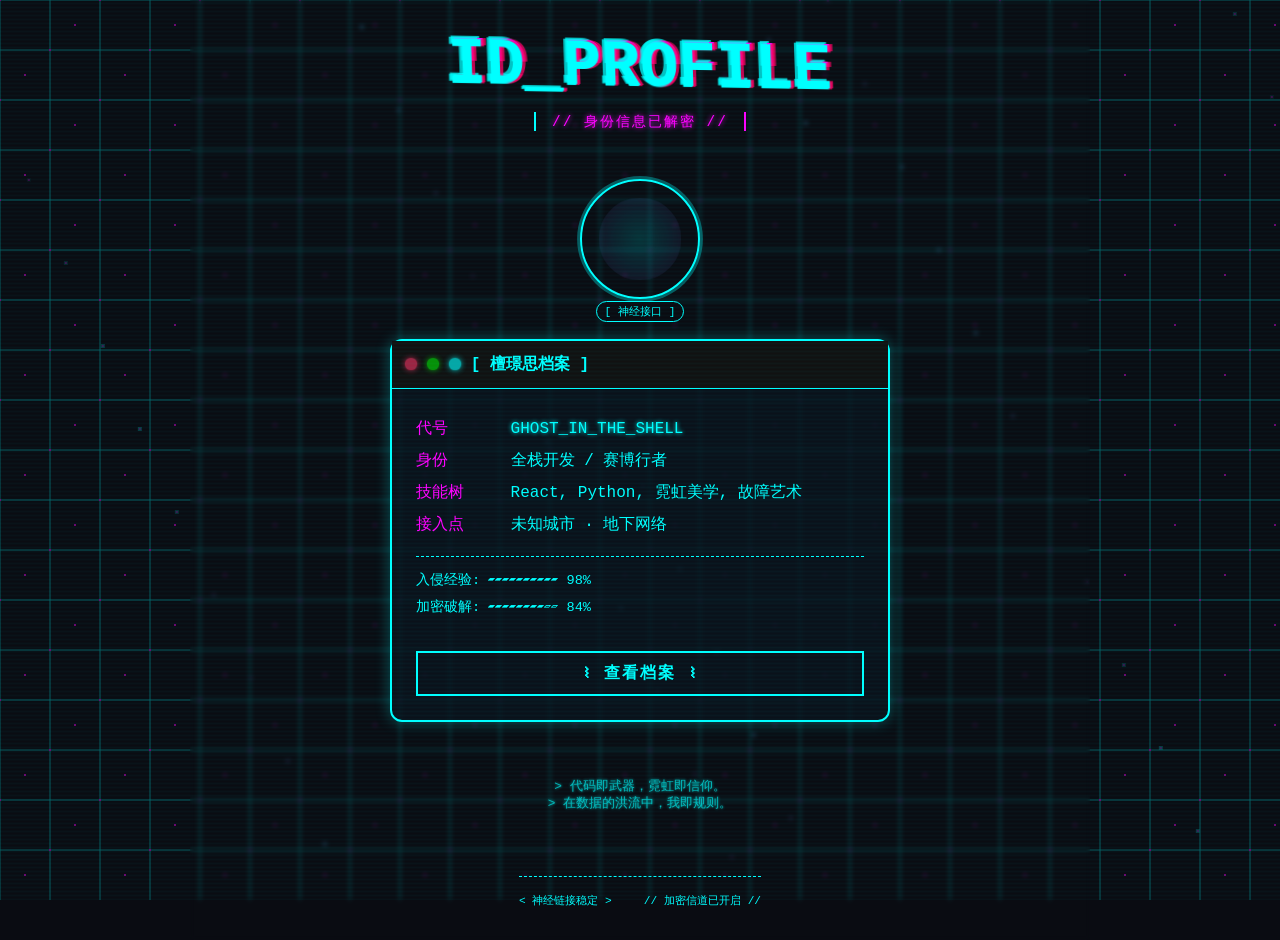
<file: index.html>
<!DOCTYPE html>
<html lang="zh-CN">
<head>
    <meta charset="UTF-8">
    <meta http-equiv="refresh" content="0; url=about.html">
    <title>跳转中...</title>
</head>
<body>
    如果未自动跳转，请点击 <a href="about.html">这里</a>
</body>
</html>
</file>
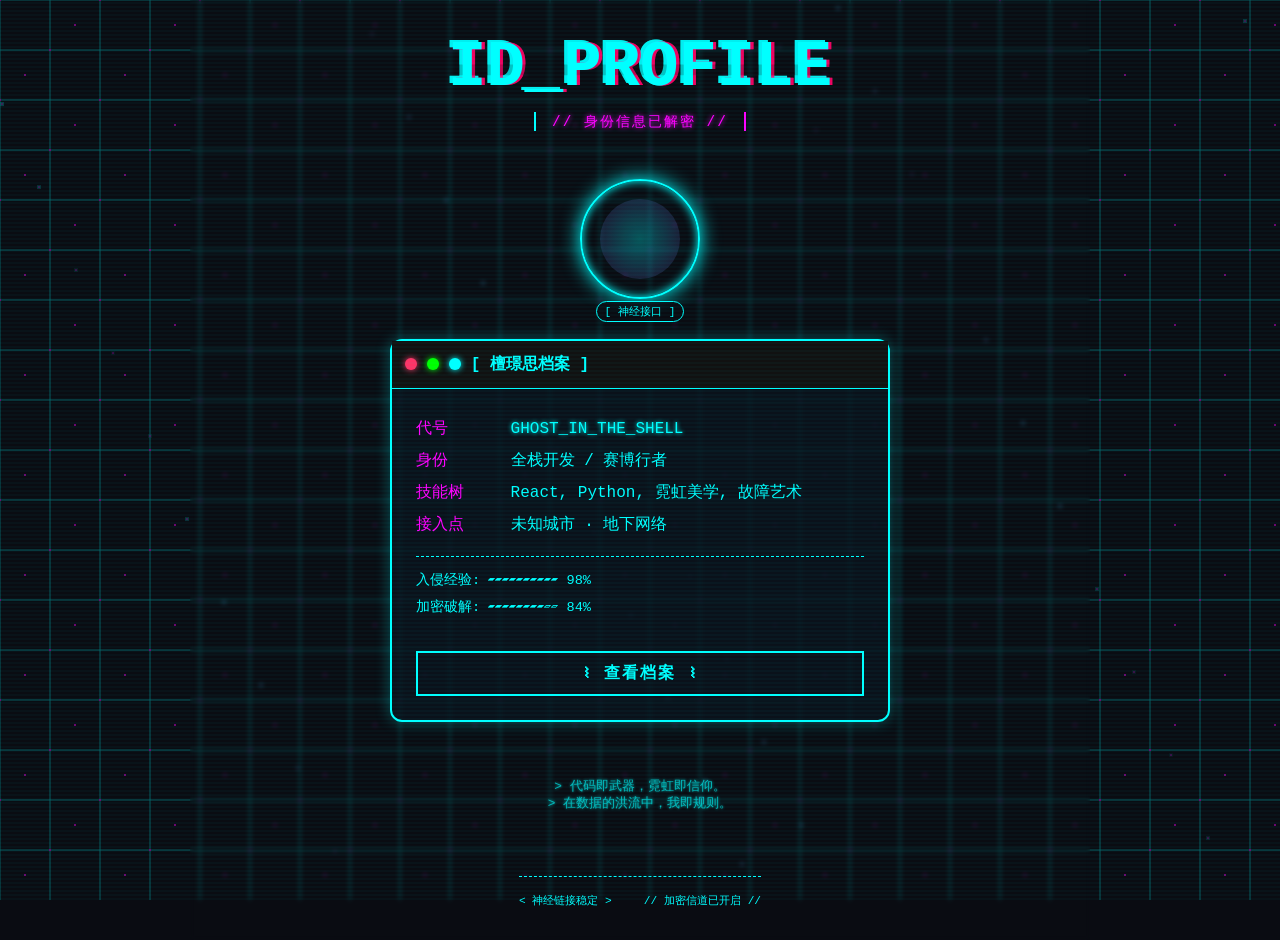
<file: about.html>
<!DOCTYPE html>
<html lang="zh-CN">
<head>
    <meta charset="UTF-8">
    <meta name="viewport" content="width=device-width, initial-scale=1.0, user-scalable=no">
    <title>赛博朋克 - 檀璟思档案</title>
    <link rel="stylesheet" href="about.css">
</head>
<body>
    <canvas id="gridCanvas"></canvas>
    <div class="scan-line"></div>

    <main class="cyber-container">
        <div class="glitch-wrapper">
            <h1 class="glitch-text" data-text="ID_PROFILE">ID_PROFILE</h1>
        </div>
        <p class="subtitle">// 身份信息已解密 //</p>

        <!-- 全息头像 -->
        <div class="hologram">
            <div class="avatar-ring">
                <div class="avatar-pulse"></div>
                <span class="avatar-label">[ 神经接口 ]</span>
            </div>
        </div>

        <!-- 个人信息卡片 - 标题已改为“檀璟思档案” -->
        <div class="info-card">
            <div class="card-header">
                <span class="led-red"></span>
                <span class="led-green"></span>
                <span class="led-blue"></span>
                <span class="card-title">[ 檀璟思档案 ]</span>   <!-- 修改点 -->
            </div>
            <div class="card-content">
                <p><span class="tag">代号</span> <span class="neon-text">GHOST_IN_THE_SHELL</span></p>
                <p><span class="tag">身份</span> 全栈开发 / 赛博行者</p>
                <p><span class="tag">技能树</span> React, Python, 霓虹美学, 故障艺术</p>
                <p><span class="tag">接入点</span> <span id="location">未知城市 · 地下网络</span></p>
                <div class="stats">
                    <div>入侵经验: ▰▰▰▰▰▰▰▰▰▰ 98%</div>
                    <div>加密破解: ▰▰▰▰▰▰▰▰▱▱ 84%</div>
                </div>
                <!-- 按钮文字改为“查看档案” -->
                <button id="viewProfileBtn" class="cyber-btn">⌇ 查看档案 ⌇</button>
            </div>
        </div>

        <!-- 格言 -->
        <div class="quote">
            <pre>&gt; 代码即武器，霓虹即信仰。</pre>
            <pre>&gt; 在数据的洪流中，我即规则。</pre>
        </div>

        <footer class="cyber-footer">
            <span>&lt; 神经链接稳定 &gt;</span>
            <span>// 加密信道已开启 //</span>
        </footer>
    </main>

    <script src="about.js"></script>
</body>
</html>
</file>
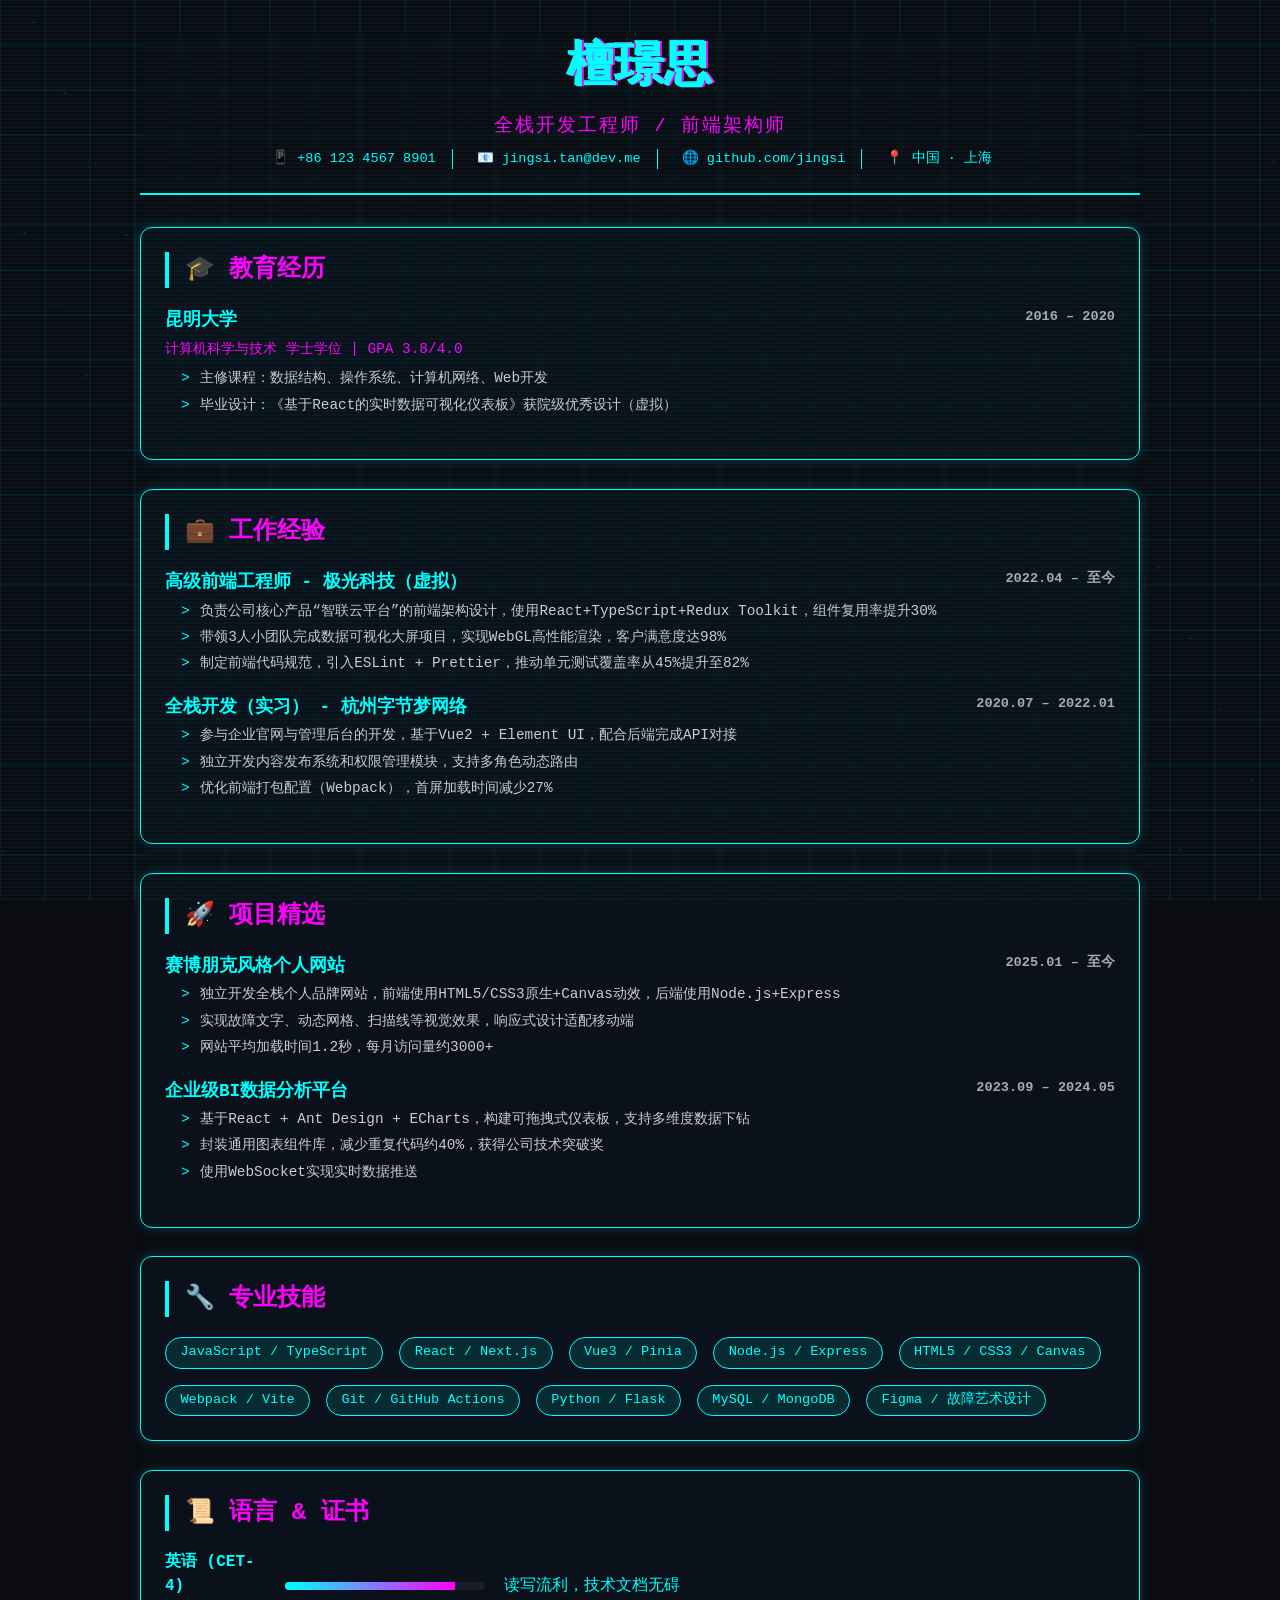
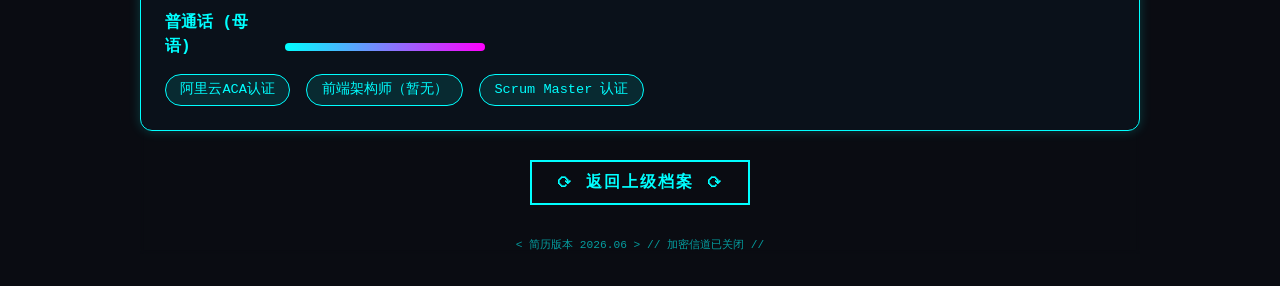
<file: profile.html>
<!DOCTYPE html>
<html lang="zh-CN">
<head>
    <meta charset="UTF-8">
    <meta name="viewport" content="width=device-width, initial-scale=1.0">
    <title>檀璟思 · 简历档案</title>
    <style>
        * {
            margin: 0;
            padding: 0;
            box-sizing: border-box;
        }

        body {
            background: #0a0c12;
            font-family: 'Courier New', 'Fira Code', 'Segoe UI', monospace;
            color: #0ff;
            line-height: 1.5;
            padding: 2rem;
            position: relative;
            min-height: 100vh;
        }

        /* 动态网格背景 */
        canvas#bgCanvas {
            position: fixed;
            top: 0;
            left: 0;
            width: 100%;
            height: 100%;
            z-index: 0;
            opacity: 0.25;
            pointer-events: none;
        }

        /* 扫描线 */
        .scan-line {
            position: fixed;
            top: 0;
            left: 0;
            width: 100%;
            height: 100%;
            background: linear-gradient(to bottom, transparent 50%, rgba(0, 255, 255, 0.03) 50%);
            background-size: 100% 4px;
            pointer-events: none;
            z-index: 2;
            animation: scanMove 8s linear infinite;
        }

        @keyframes scanMove {
            0% { background-position: 0 0; }
            100% { background-position: 0 20px; }
        }

        .resume-container {
            position: relative;
            z-index: 1;
            max-width: 1000px;
            margin: 0 auto;
            backdrop-filter: blur(2px);
        }

        /* 头部区域 */
        .header {
            text-align: center;
            margin-bottom: 2rem;
            border-bottom: 2px solid #0ff;
            padding-bottom: 1.5rem;
        }

        .glitch-name {
            font-size: 3rem;
            font-weight: bold;
            text-transform: uppercase;
            color: #0ff;
            text-shadow: 0.05em 0 0 #f0f, -0.05em -0.025em 0 #0ff;
            animation: glitchShake 0.3s infinite alternate;
            margin-bottom: 0.5rem;
        }

        @keyframes glitchShake {
            0% { transform: skew(0deg, 0deg); }
            100% { transform: skew(2deg, 1deg); }
        }

        .title {
            font-size: 1.2rem;
            letter-spacing: 2px;
            color: #f0f;
            margin-bottom: 0.5rem;
        }

        .contact {
            display: flex;
            justify-content: center;
            gap: 1.5rem;
            flex-wrap: wrap;
            font-size: 0.85rem;
            color: #0ff;
        }

        .contact span {
            border-right: 1px solid #0ff;
            padding-right: 1rem;
        }
        .contact span:last-child { border: none; }

        /* 卡片样式（简历区块） */
        .section-card {
            background: rgba(10, 20, 30, 0.7);
            backdrop-filter: blur(8px);
            border: 1px solid #0ff;
            border-radius: 12px;
            padding: 1.5rem;
            margin-bottom: 1.8rem;
            box-shadow: 0 0 12px rgba(0, 255, 255, 0.2);
            transition: 0.2s;
        }

        .section-card:hover {
            box-shadow: 0 0 22px #0ff;
            transform: translateY(-2px);
        }

        .section-title {
            color: #f0f;
            font-size: 1.5rem;
            border-left: 4px solid #0ff;
            padding-left: 1rem;
            margin-bottom: 1.2rem;
            font-weight: bold;
        }

        /* 条目样式 */
        .entry {
            margin-bottom: 1.2rem;
        }
        .entry-header {
            display: flex;
            justify-content: space-between;
            flex-wrap: wrap;
            font-weight: bold;
            margin-bottom: 0.3rem;
        }
        .entry-title {
            color: #0ff;
            font-size: 1.1rem;
        }
        .entry-date {
            color: #aaa;
            font-size: 0.85rem;
        }
        .entry-sub {
            color: #f0f;
            font-size: 0.9rem;
            margin-bottom: 0.5rem;
        }
        .entry-desc {
            font-size: 0.9rem;
            color: #ccc;
            margin-left: 1rem;
            list-style-type: none;
        }
        .entry-desc li {
            margin-bottom: 0.3rem;
            position: relative;
            padding-left: 1.2rem;
        }
        .entry-desc li::before {
            content: ">";
            color: #0ff;
            position: absolute;
            left: 0;
        }

        /* 技能网格 */
        .skills-grid {
            display: flex;
            flex-wrap: wrap;
            gap: 1rem;
            margin-top: 0.5rem;
        }
        .skill-tag {
            background: rgba(0, 255, 255, 0.1);
            border: 1px solid #0ff;
            padding: 0.3rem 0.9rem;
            border-radius: 20px;
            font-size: 0.85rem;
            transition: 0.2s;
        }
        .skill-tag:hover {
            background: #0ff;
            color: #000;
            box-shadow: 0 0 8px #0ff;
            cursor: default;
        }

        /* 进度条（语言能力等） */
        .lang-item {
            margin-bottom: 0.8rem;
        }
        .lang-name {
            display: inline-block;
            width: 100px;
            font-weight: bold;
        }
        .lang-bar {
            display: inline-block;
            width: 200px;
            background: #1a1e2a;
            height: 8px;
            border-radius: 4px;
            overflow: hidden;
            vertical-align: middle;
            margin-left: 10px;
        }
        .lang-fill {
            height: 100%;
            background: linear-gradient(90deg, #0ff, #f0f);
            width: 0%;
        }

        .back-btn {
            background: transparent;
            border: 2px solid #0ff;
            color: #0ff;
            padding: 10px 24px;
            font-family: monospace;
            font-weight: bold;
            font-size: 1rem;
            cursor: pointer;
            transition: 0.2s;
            margin-top: 1rem;
            letter-spacing: 2px;
            display: block;
            width: fit-content;
            margin-left: auto;
            margin-right: auto;
        }

        .back-btn:hover {
            background: #0ff;
            color: #000;
            box-shadow: 0 0 20px #0ff;
        }

        footer {
            text-align: center;
            margin-top: 2rem;
            font-size: 0.7rem;
            opacity: 0.6;
        }

        @media (max-width: 640px) {
            body { padding: 1rem; }
            .glitch-name { font-size: 2rem; }
            .contact { flex-direction: column; align-items: center; gap: 0.5rem; }
            .contact span { border: none; }
            .lang-bar { width: 120px; }
        }
    </style>
</head>
<body>
    <canvas id="bgCanvas"></canvas>
    <div class="scan-line"></div>

    <div class="resume-container">
        <div class="header">
            <div class="glitch-name">檀璟思</div>
            <div class="title">全栈开发工程师 / 前端架构师</div>
            <div class="contact">
                <span>📱 +86 123 4567 8901</span>
                <span>📧 jingsi.tan@dev.me</span>
                <span>🌐 github.com/jingsi</span>
                <span>📍 中国 · 上海</span>
            </div>
        </div>

        <!-- 教育背景 -->
        <div class="section-card">
            <div class="section-title">🎓 教育经历</div>
            <div class="entry">
                <div class="entry-header">
                    <span class="entry-title">昆明大学</span>
                    <span class="entry-date">2016 – 2020</span>
                </div>
                <div class="entry-sub">计算机科学与技术 学士学位 | GPA 3.8/4.0</div>
                <ul class="entry-desc">
                    <li>主修课程：数据结构、操作系统、计算机网络、Web开发</li>
                    <li>毕业设计：《基于React的实时数据可视化仪表板》获院级优秀设计（虚拟）</li>
                </ul>
            </div>
        </div>

        <!-- 工作经验 -->
        <div class="section-card">
            <div class="section-title">💼 工作经验</div>
            
            <div class="entry">
                <div class="entry-header">
                    <span class="entry-title">高级前端工程师 - 极光科技（虚拟）</span>
                    <span class="entry-date">2022.04 – 至今</span>
                </div>
                <ul class="entry-desc">
                    <li>负责公司核心产品“智联云平台”的前端架构设计，使用React+TypeScript+Redux Toolkit，组件复用率提升30%</li>
                    <li>带领3人小团队完成数据可视化大屏项目，实现WebGL高性能渲染，客户满意度达98%</li>
                    <li>制定前端代码规范，引入ESLint + Prettier，推动单元测试覆盖率从45%提升至82%</li>
                </ul>
            </div>

            <div class="entry">
                <div class="entry-header">
                    <span class="entry-title">全栈开发（实习） - 杭州字节梦网络</span>
                    <span class="entry-date">2020.07 – 2022.01</span>
                </div>
                <ul class="entry-desc">
                    <li>参与企业官网与管理后台的开发，基于Vue2 + Element UI，配合后端完成API对接</li>
                    <li>独立开发内容发布系统和权限管理模块，支持多角色动态路由</li>
                    <li>优化前端打包配置（Webpack），首屏加载时间减少27%</li>
                </ul>
            </div>
        </div>

        <!-- 项目经验 -->
        <div class="section-card">
            <div class="section-title">🚀 项目精选</div>
            <div class="entry">
                <div class="entry-header">
                    <span class="entry-title">赛博朋克风格个人网站</span>
                    <span class="entry-date">2025.01 – 至今</span>
                </div>
                <ul class="entry-desc">
                    <li>独立开发全栈个人品牌网站，前端使用HTML5/CSS3原生+Canvas动效，后端使用Node.js+Express</li>
                    <li>实现故障文字、动态网格、扫描线等视觉效果，响应式设计适配移动端</li>
                    <li>网站平均加载时间1.2秒，每月访问量约3000+</li>
                </ul>
            </div>
            <div class="entry">
                <div class="entry-header">
                    <span class="entry-title">企业级BI数据分析平台</span>
                    <span class="entry-date">2023.09 – 2024.05</span>
                </div>
                <ul class="entry-desc">
                    <li>基于React + Ant Design + ECharts，构建可拖拽式仪表板，支持多维度数据下钻</li>
                    <li>封装通用图表组件库，减少重复代码约40%，获得公司技术突破奖</li>
                    <li>使用WebSocket实现实时数据推送</li>
                </ul>
            </div>
        </div>

        <!-- 专业技能 -->
        <div class="section-card">
            <div class="section-title">🔧 专业技能</div>
            <div class="skills-grid">
                <span class="skill-tag">JavaScript / TypeScript</span>
                <span class="skill-tag">React / Next.js</span>
                <span class="skill-tag">Vue3 / Pinia</span>
                <span class="skill-tag">Node.js / Express</span>
                <span class="skill-tag">HTML5 / CSS3 / Canvas</span>
                <span class="skill-tag">Webpack / Vite</span>
                <span class="skill-tag">Git / GitHub Actions</span>
                <span class="skill-tag">Python / Flask</span>
                <span class="skill-tag">MySQL / MongoDB</span>
                <span class="skill-tag">Figma / 故障艺术设计</span>
            </div>
        </div>

        <!-- 语言与证书 -->
        <div class="section-card">
            <div class="section-title">📜 语言 & 证书</div>
            <div class="lang-item">
                <span class="lang-name">英语 (CET-4)</span>
                <div class="lang-bar"><div class="lang-fill" style="width: 85%;"></div></div>
                <span style="margin-left: 10px;">读写流利，技术文档无碍</span>
            </div>
            <div class="lang-item">
                <span class="lang-name">普通话 (母语)</span>
                <div class="lang-bar"><div class="lang-fill" style="width: 100%;"></div></div>
            </div>
            <div class="skills-grid" style="margin-top: 15px;">
                <span class="skill-tag">阿里云ACA认证</span>
                <span class="skill-tag">前端架构师（暂无）</span>
                <span class="skill-tag">Scrum Master 认证</span>
            </div>
        </div>

        <button class="back-btn" id="backBtn">⟳ 返回上级档案 ⟳</button>
        <footer>&lt; 简历版本 2026.06 &gt;   // 加密信道已关闭 //</footer>
    </div>

    <script>
        // 动态网格背景
        const canvas = document.getElementById('bgCanvas');
        const ctx = canvas.getContext('2d');
        function resizeCanvas() {
            canvas.width = window.innerWidth;
            canvas.height = window.innerHeight;
            drawGrid();
        }
        function drawGrid() {
            if (!ctx) return;
            const w = canvas.width, h = canvas.height;
            ctx.clearRect(0, 0, w, h);
            ctx.strokeStyle = '#0ff';
            ctx.lineWidth = 0.5;
            const step = 45;
            ctx.beginPath();
            for (let x = 0; x < w; x += step) { ctx.moveTo(x, 0); ctx.lineTo(x, h); }
            for (let y = 0; y < h; y += step) { ctx.moveTo(0, y); ctx.lineTo(w, y); }
            ctx.stroke();
            // 流动光点
            const time = Date.now() / 400;
            for (let i = 0; i < 60; i++) {
                const tx = (time + i * 31) % w;
                const ty = (time * 0.8 + i * 71) % h;
                ctx.fillStyle = `rgba(0, 255, 255, 0.5)`;
                ctx.fillRect(tx-1, ty-1, 2, 2);
            }
        }
        function animate() { drawGrid(); requestAnimationFrame(animate); }
        window.addEventListener('resize', resizeCanvas);
        resizeCanvas();
        animate();

        // 返回按钮：跳回 about.html（档案总览页）
        const backBtn = document.getElementById('backBtn');
        if (backBtn) {
            backBtn.addEventListener('click', () => {
                // 故障特效
                const flash = document.createElement('div');
                flash.style.cssText = 'position:fixed;top:0;left:0;width:100%;height:100%;background:rgba(0,255,255,0.2);pointer-events:none;z-index:1000';
                document.body.appendChild(flash);
                setTimeout(() => {
                    window.location.href = 'about.html';
                }, 150);
            });
        }

        // 随机视觉闪烁（可选）
        setInterval(() => {
            if (Math.random() > 0.92) {
                const flicker = document.createElement('div');
                flicker.style.cssText = 'position:fixed;top:0;left:0;width:100%;height:100%;background:rgba(255,255,255,0.04);pointer-events:none;z-index:999';
                document.body.appendChild(flicker);
                setTimeout(() => flicker.remove(), 70);
            }
        }, 2500);
    </script>
</body>
</html>
</file>
<file: about.css>
* {
    margin: 0;
    padding: 0;
    box-sizing: border-box;
}

body {
    background-color: #0a0c12;
    font-family: 'Courier New', 'Fira Code', monospace;
    color: #0ff;
    overflow-x: hidden;
    min-height: 100vh;
    position: relative;
}

#gridCanvas {
    position: fixed;
    top: 0;
    left: 0;
    width: 100%;
    height: 100%;
    z-index: 0;
    opacity: 0.4;
    pointer-events: none;
}

.scan-line {
    position: fixed;
    top: 0;
    left: 0;
    width: 100%;
    height: 100%;
    background: linear-gradient(to bottom, transparent 50%, rgba(0, 255, 255, 0.03) 50%);
    background-size: 100% 4px;
    pointer-events: none;
    z-index: 2;
    animation: scanMove 8s linear infinite;
}

@keyframes scanMove {
    0% { background-position: 0 0; }
    100% { background-position: 0 20px; }
}

.cyber-container {
    position: relative;
    z-index: 1;
    max-width: 900px;
    margin: 0 auto;
    padding: 2rem;
    display: flex;
    flex-direction: column;
    align-items: center;
    backdrop-filter: blur(2px);
}

.glitch-wrapper {
    margin-bottom: 0.5rem;
}

.glitch-text {
    font-size: clamp(2rem, 6vw, 4rem);
    font-weight: 900;
    text-transform: uppercase;
    color: #0ff;
    text-shadow: 0.05em 0 0 rgba(255, 0, 100, 0.75), -0.05em -0.025em 0 rgba(0, 255, 255, 0.75);
    animation: glitchShake 0.3s infinite alternate;
    position: relative;
}

.glitch-text::before,
.glitch-text::after {
    content: attr(data-text);
    position: absolute;
    top: 0;
    left: 0;
    width: 100%;
    height: 100%;
}

.glitch-text::before {
    animation: glitchAnim 0.4s infinite;
    color: #f0f;
    z-index: -1;
    clip-path: polygon(0 0, 100% 0, 100% 45%, 0 45%);
}

.glitch-text::after {
    animation: glitchAnim2 0.5s infinite;
    color: #0ff;
    z-index: -2;
    clip-path: polygon(0 60%, 100% 60%, 100% 100%, 0 100%);
}

@keyframes glitchAnim {
    0% { transform: translate(-0.05em, 0.02em); opacity: 0.8; }
    100% { transform: translate(0.03em, -0.02em); opacity: 1; }
}
@keyframes glitchAnim2 {
    0% { transform: translate(0.03em, -0.01em); opacity: 0.7; }
    100% { transform: translate(-0.02em, 0.02em); opacity: 1; }
}
@keyframes glitchShake {
    0% { transform: skew(0deg, 0deg); }
    100% { transform: skew(2deg, 1deg); }
}

.subtitle {
    font-size: 0.9rem;
    letter-spacing: 2px;
    color: #f0f;
    text-shadow: 0 0 5px #f0f;
    margin-bottom: 2rem;
    border-left: 2px solid #0ff;
    border-right: 2px solid #f0f;
    padding: 0 1rem;
}

.hologram {
    margin: 1rem 0;
}
.avatar-ring {
    width: 120px;
    height: 120px;
    border-radius: 50%;
    border: 2px solid #0ff;
    box-shadow: 0 0 20px #0ff, inset 0 0 10px #0ff;
    display: flex;
    align-items: center;
    justify-content: center;
    position: relative;
    animation: pulseRing 2s infinite;
}
.avatar-pulse {
    width: 80px;
    height: 80px;
    border-radius: 50%;
    background: radial-gradient(circle, rgba(0,255,255,0.3), rgba(255,0,255,0.1));
    animation: pulse 1.5s infinite;
}
.avatar-label {
    position: absolute;
    bottom: -25px;
    font-size: 0.7rem;
    background: #0a0c12cc;
    padding: 2px 8px;
    border: 1px solid #0ff;
    border-radius: 20px;
}
@keyframes pulseRing {
    0% { box-shadow: 0 0 0 0 rgba(0,255,255,0.4); }
    70% { box-shadow: 0 0 0 15px rgba(0,255,255,0); }
    100% { box-shadow: 0 0 0 0 rgba(0,255,255,0); }
}
@keyframes pulse {
    0% { opacity: 0.4; transform: scale(1);}
    100% { opacity: 0.8; transform: scale(1.1);}
}

.info-card {
    background: rgba(10, 20, 30, 0.7);
    backdrop-filter: blur(8px);
    border: 2px solid #0ff;
    box-shadow: 0 0 15px rgba(0, 255, 255, 0.3);
    width: 100%;
    max-width: 500px;
    margin: 1.5rem auto;
    border-radius: 12px;
    transition: 0.3s;
}
.info-card:hover {
    box-shadow: 0 0 25px #0ff;
    transform: translateY(-3px);
}
.card-header {
    background: #111;
    padding: 0.8rem;
    border-bottom: 1px solid #0ff;
    display: flex;
    align-items: center;
    gap: 10px;
}
.led-red, .led-green, .led-blue {
    width: 12px;
    height: 12px;
    border-radius: 50%;
    animation: pulse 1.2s infinite;
}
.led-red { background: #ff3366; box-shadow: 0 0 6px #ff3366; }
.led-green { background: #0f0; box-shadow: 0 0 6px #0f0; animation-duration: 1.5s; }
.led-blue { background: #0ff; box-shadow: 0 0 6px #0ff; animation-duration: 1s; }
.card-title {
    flex: 1;
    text-align: left;
    font-weight: bold;
}
.card-content {
    padding: 1.5rem;
    text-align: left;
    line-height: 2;
}
.tag {
    color: #f0f;
    display: inline-block;
    width: 85px;
}
.neon-text {
    color: #0ff;
    text-shadow: 0 0 4px #0ff;
}
.stats {
    margin: 15px 0;
    font-size: 0.85rem;
    border-top: 1px dashed #0ff;
    padding-top: 10px;
}
.cyber-btn {
    background: transparent;
    border: 2px solid #0ff;
    color: #0ff;
    padding: 10px 20px;
    font-family: monospace;
    font-weight: bold;
    font-size: 1rem;
    cursor: pointer;
    transition: 0.2s;
    width: 100%;
    margin-top: 15px;
    letter-spacing: 2px;
}
.cyber-btn:hover {
    background: #0ff;
    color: #000;
    box-shadow: 0 0 20px #0ff;
}
.quote {
    margin: 2rem 0;
    font-size: 0.8rem;
    color: #0ff;
    text-shadow: 0 0 3px #0ff;
    text-align: center;
    opacity: 0.7;
}
.cyber-footer {
    margin-top: 2rem;
    font-size: 0.7rem;
    display: flex;
    gap: 2rem;
    border-top: 1px dashed #0ff;
    padding-top: 1rem;
}
@media (max-width: 640px) {
    .cyber-container { padding: 1rem; }
    .info-card { max-width: 100%; }
    .tag { width: 70px; }
}
</file>
